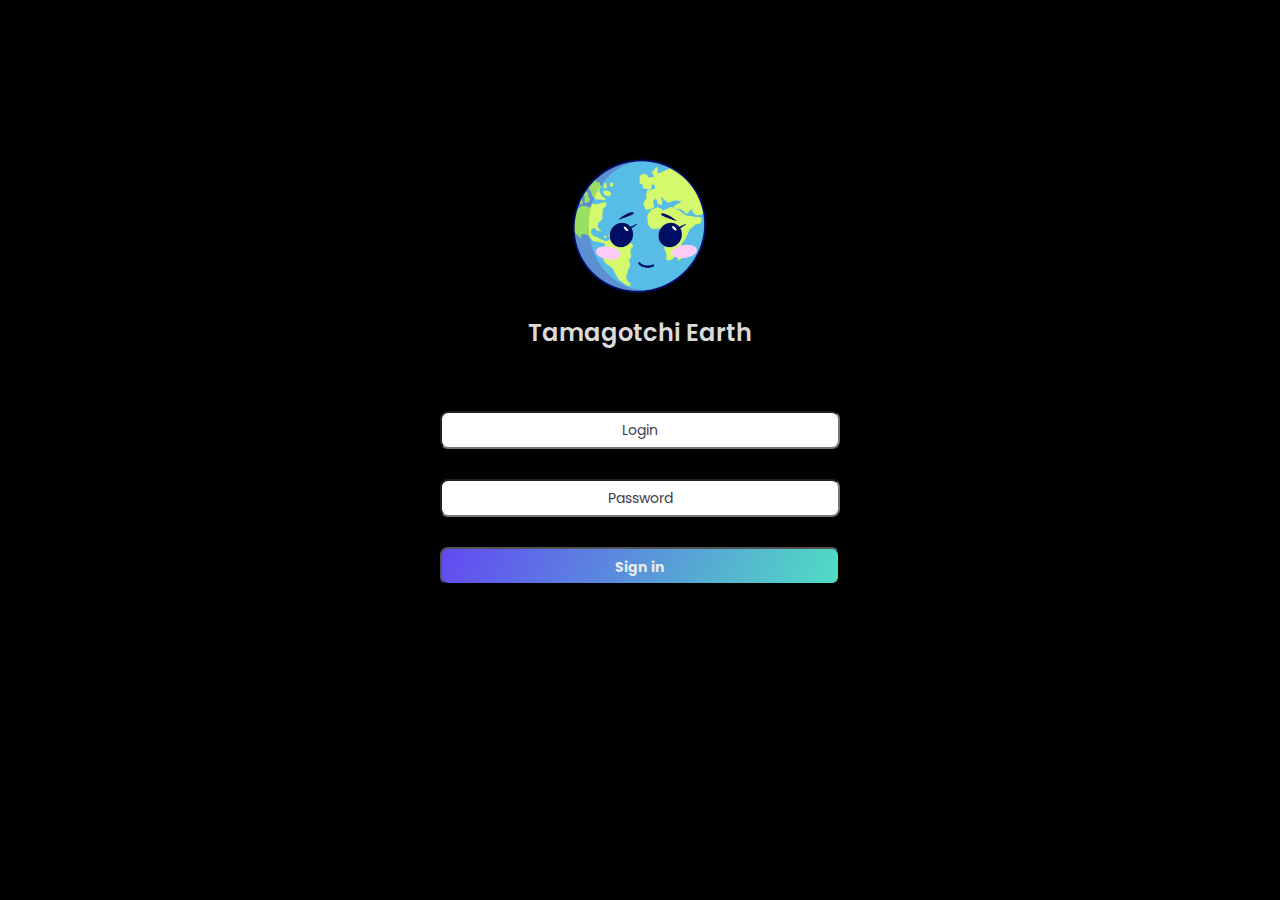
<file: auth/index.html>
<!doctype html>
<html lang="en">
<head>
    <meta charset="UTF-8">
    <meta name="viewport"
          content="width=device-width, user-scalable=no, initial-scale=1.0, maximum-scale=1.0, minimum-scale=1.0">
    <meta http-equiv="X-UA-Compatible" content="ie=edge">
    <link rel="preconnect" href="https://fonts.googleapis.com">
    <link rel="preconnect" href="https://fonts.gstatic.com" crossorigin>
    <link href="https://fonts.googleapis.com/css2?family=Poppins:wght@400;500;600;700&display=swap" rel="stylesheet">
    <link href="style.css" rel="stylesheet">
    <title>Authorization</title>
</head>
<body>
    <section class="main">
        <div class="header">
            <img class="planetka" src="img/planetka.png" alt="the earth">
            <h1 class="poppins">Tamagotchi Earth</h1>
        </div>

        <div class="inputs">
            <input class="input poppins" placeholder="Login" type="text" />
            <input class="input poppins" placeholder="Password" type="password" />
            <button class="button blue-gradient poppins">Sign in</button>
        </div>
    </section>
</body>
</html>
</file>
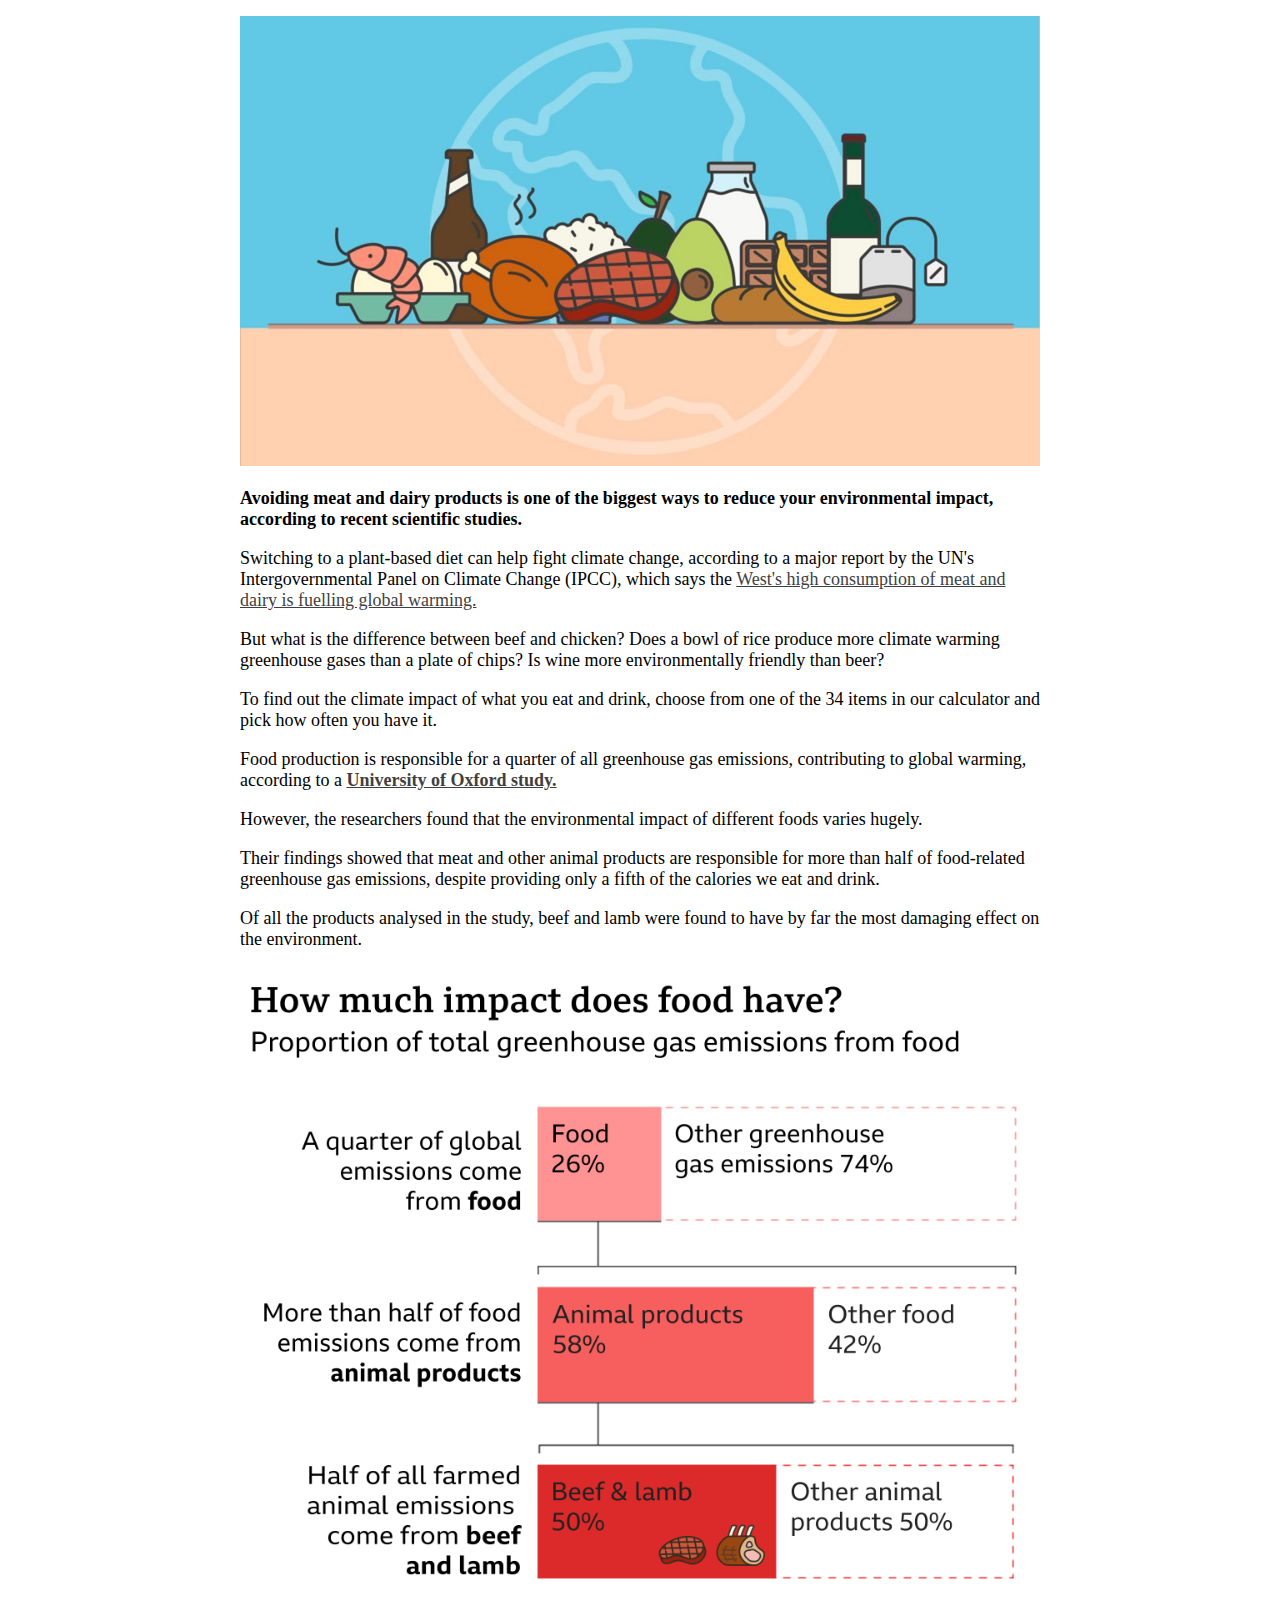
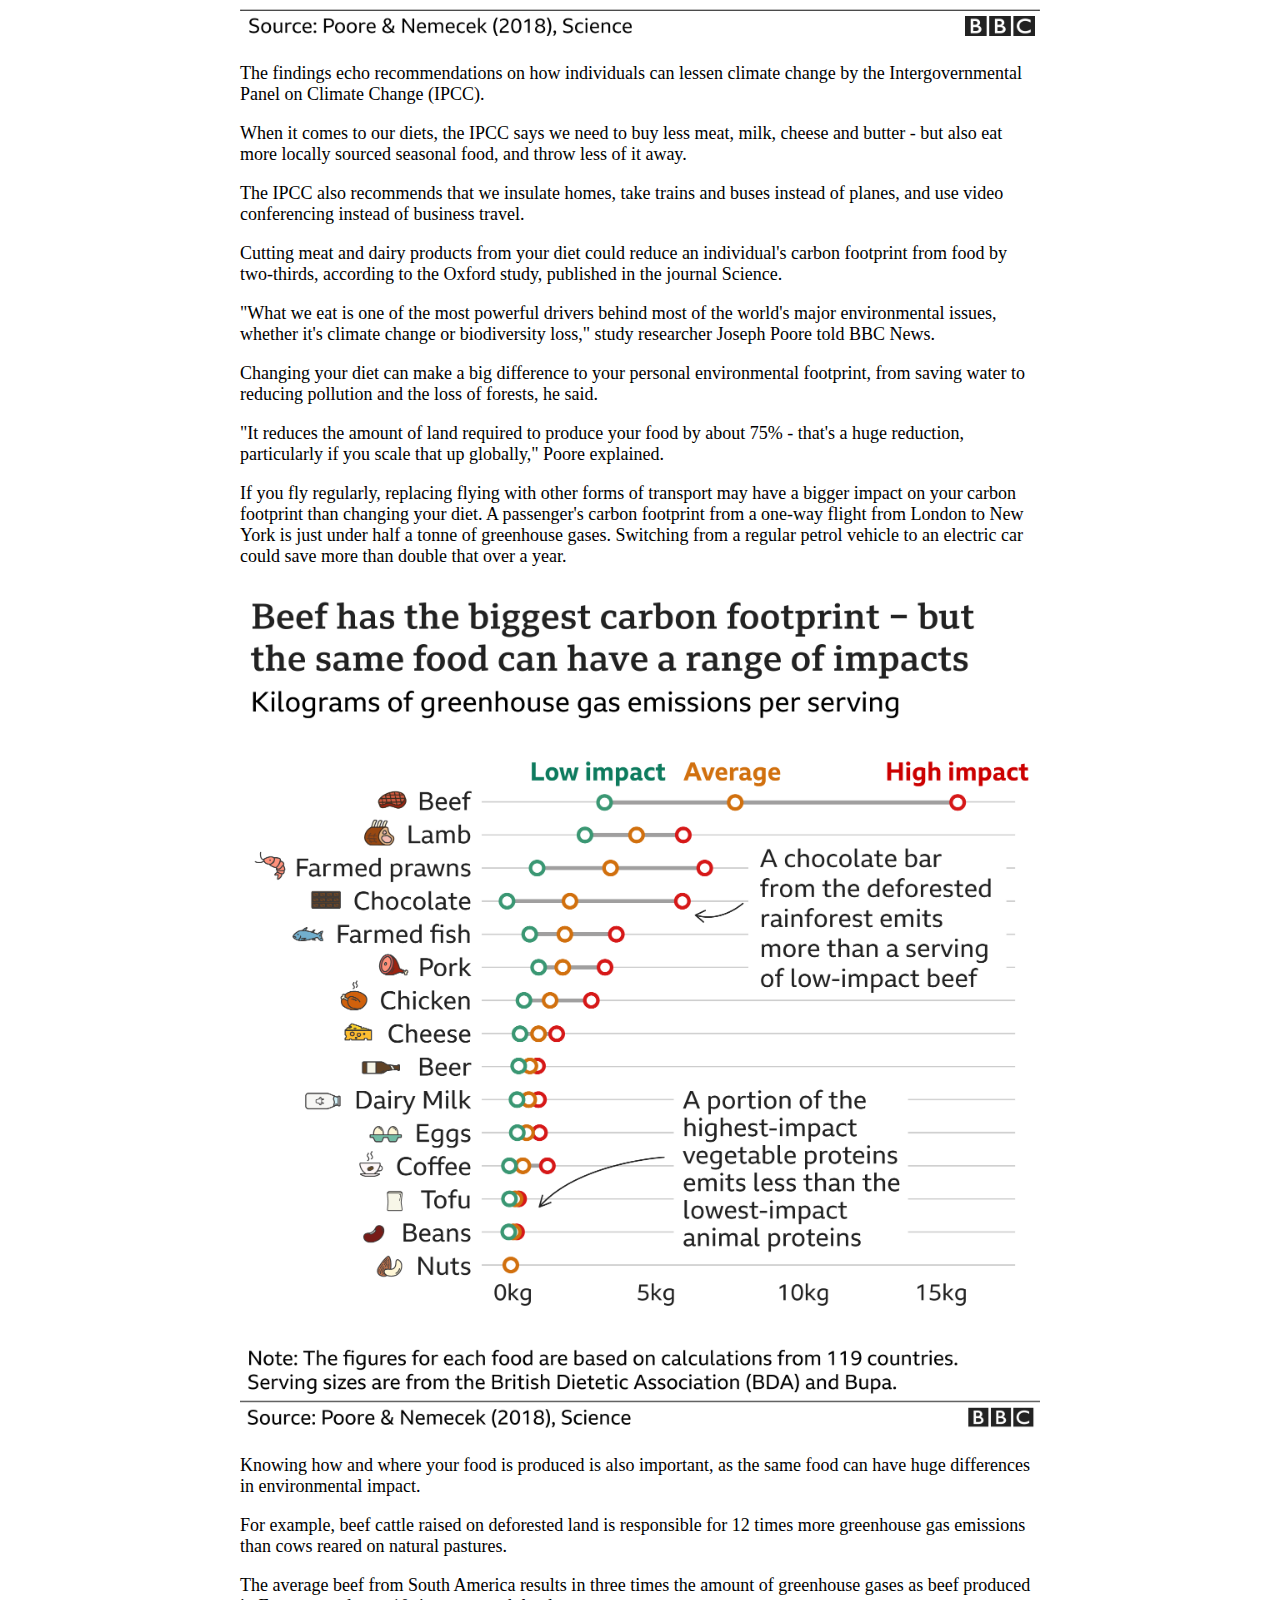
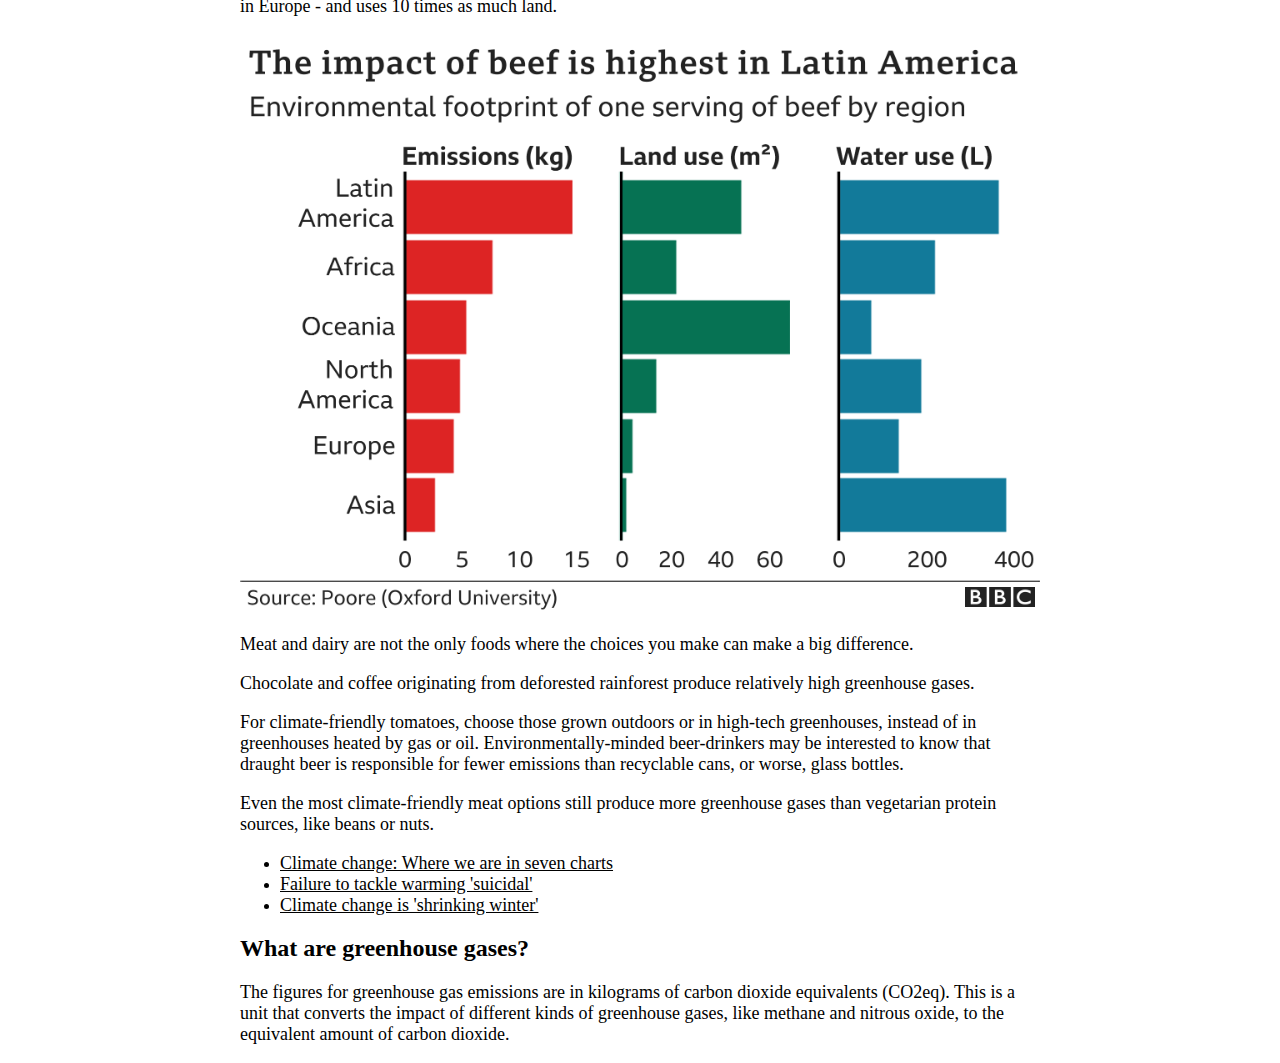
<file: bbc-copy/index.html>
<!DOCTYPE html>
<html lang="en">
<head>
    <meta charset="UTF-8">
    <meta http-equiv="X-UA-Compatible" content="IE=edge">
    <meta name="viewport" content="width=device-width, initial-scale=1.0">
    <link rel="stylesheet" href="style.css">
    <title>Tamagotchi Earth</title>
</head>
<body>
    <section class="main">
        <div>
            <img class="photo" src="./img/first.jpg" alt="header photo">
            <p class="text"><b>Avoiding meat and dairy products is one of the biggest ways to reduce your environmental impact,
                according to recent scientific studies.</b></p>
            <p class="text">Switching to a plant-based diet can help fight climate change,
                according to a major report by the UN's Intergovernmental Panel on Climate Change (IPCC),
                    which says the <a href="https://www.bbc.com/news/science-environment-49238749">
                    West's high consumption of meat and dairy is fuelling global warming.</a>
                </p>
            <p class="text">But what is the difference between beef and chicken?
                Does a bowl of rice produce more climate warming greenhouse gases than a plate of chips?
                Is wine more environmentally friendly than beer?
            </p>
            <p class="text">
                To find out the climate impact of what you eat and drink,
                choose from one of the 34 items in our calculator and pick how often you have it.
            </p>
            <p class="text">
                Food production is responsible for a quarter of all greenhouse gas emissions,
                contributing to global warming, according to a 
                <b><a href="https://ora.ox.ac.uk/objects/uuid:b0b53649-5e93-4415-bf07-6b0b1227172f">University of Oxford study.</a></b>
            </p>
            <p class="text">
                However, the researchers found that the environmental impact of different foods varies hugely.
            </p>
            <p class="text">
                Their findings showed that meat and other animal products are responsible for more than half
                of food-related greenhouse gas emissions, despite providing only a fifth of the calories we eat and drink.
            </p>
            <p class="text">
                Of all the products analysed in the study, beef and lamb were found to have by far the most damaging effect on the environment.
            </p>

            <img class="photo" src="./img/bbc_impact.png" alt="impact">
            <p class="text">
                The findings echo recommendations on how individuals can lessen climate change by the Intergovernmental Panel on Climate Change (IPCC).
            </p>
            <p class="text">
                When it comes to our diets, the IPCC says we need to buy less meat, milk, 
                cheese and butter - but also eat more locally sourced seasonal food, and throw less of it away.
            </p>

            <p class="text">
                The IPCC also recommends that we insulate homes, take trains and buses instead of planes, 
                and use video conferencing instead of business travel.
            </p>

            <p class="text">
                Cutting meat and dairy products from your diet could reduce an individual's carbon footprint from food by two-thirds, 
                according to the Oxford study, published in the journal Science.
            </p>

            <p class="text">"What we eat is one of the most powerful drivers behind most of the world's major environmental issues, 
                whether it's climate change or biodiversity loss," study researcher Joseph Poore told BBC News.
            </p>
            <p class="text">
                Changing your diet can make a big difference to your personal environmental footprint, 
                from saving water to reducing pollution and the loss of forests, he said.
            </p>
            <p class="text">
                "It reduces the amount of land required to produce your food by about 75%
                - that's a huge reduction, particularly if you scale that up globally," Poore explained.
            </p>

            <p class="text">
                If you fly regularly, replacing flying with other forms of transport may have a bigger impact on your carbon footprint than changing your diet.
                A passenger's carbon footprint from a one-way flight from London to New York is just under half a tonne of greenhouse gases. 
                Switching from a regular petrol vehicle to an electric car could save more than double that over a year.
            </p>

            <img class="photo" src="./img/each_type_impact.png" alt="each_type_impact">

            <p class="text">Knowing how and where your food is produced is also important, as the same food can have huge differences in environmental impact.</p>

            <p class="text">For example, beef cattle raised on deforested land is responsible for 12
                times more greenhouse gas emissions than cows reared on natural pastures.
            </p>

            <p class="text">The average beef from South America results in three times the amount of greenhouse gases as beef
                produced in Europe - and uses 10 times as much land.
            </p>
            <img class="photo" src="./img/countries.png" alt="coutries_impact">
            <p class="text">Meat and dairy are not the only foods where the choices you make can make a big difference.</p>
            <p class="text">Chocolate and coffee originating from deforested rainforest produce relatively high greenhouse gases.</p>
            <p class="text">
                For climate-friendly tomatoes, choose those grown outdoors or in high-tech greenhouses,
                instead of in greenhouses heated by gas or oil. Environmentally-minded beer-drinkers may be interested
                to know that draught beer is responsible for fewer emissions than recyclable cans, or worse, glass bottles.
            </p>
            <p class="text">Even the most climate-friendly meat options still produce more greenhouse gases than vegetarian protein sources, like beans or nuts.</p>
            
            <ul>
                <li>
                    <a class="text" href="https://www.bbc.co.uk/news/science-environment-46384067">
                        Climate change: Where we are in seven charts
                    </a>
                </li>
                <li>
                    <a class="text" href="https://www.bbc.co.uk/news/science-environment-46543704">
                        Failure to tackle warming 'suicidal'
                    </a>
                </li>
                <li>
                    <a class="text" href="https://www.bbc.co.uk/news/science-environment-46547064">
                        Climate change is 'shrinking winter'
                    </a>
                </li>
            </ul>
            <h2>What are greenhouse gases?</h2>
            <p class="text">
                The figures for greenhouse gas emissions are in kilograms of carbon dioxide equivalents (CO2eq).
                This is a unit that converts the impact of different kinds of greenhouse gases, like methane and nitrous oxide, 
                to the equivalent amount of carbon dioxide.
            </p>
        </div>
    </section>
</body>
</html>
</file>
<file: auth/style.css>
* {
    margin: 0;
    padding: 0;
}

body {
    background-color: #000;
    width: 100vw;
    height: 100vh;
}

h1 {
    font-weight: 600;
    font-size: 24px;
    color: #DADADA;
}

.poppins {
    font-family: 'Poppins', sans-serif;
    line-height: 36px;
}

.main {
    margin-left: auto;
    margin-right: auto;
    max-width: 600px;
    border: 1px solid black;
    padding: 0 min(25vw, 50px) min(25vw, 50px);
}

.header {
    margin-top: 150px;
    text-align: center;
    margin-bottom: 60px;
}

@media (max-height: 690px) {
    .header {
        margin-top: 75px;
    }

    .main {
        padding: 0 min(25vw, 30px) min(25vw, 30px);
    }
}

.planetka {
    width: 150px;
    height: 150px;
    margin-bottom: 10px;
}


.inputs {
    width: fit-content;
    margin-left: auto;
    margin-right: auto;
    display: flex;
    flex-direction: column;
}

.inputs > * {
    width: min(75vw, 400px);
    height: 38px;
    border-radius: 8px;
    margin-bottom: 30px;
    box-sizing: border-box;
    font-size: 14px;
}

.input {
    text-align: center;
}

.input::placeholder {
    font-weight: 400;
    color: #3F3C4E;
}

.button {
    font-weight: 700;
    color: #E6EAEE;
}

.blue-gradient {
    background: linear-gradient(114.44deg, #624AF2 0%, #50DDC3 100%);
}
</file>
<file: bbc-copy/style.css>
body {
    margin: 0;
    padding: 0;
    
}

.photo {
    max-width:100%;
}

.main {
    margin-left: auto;
    margin-right: auto; 
    padding: 16px 16px 0 16px;
    max-width: 800px;
}

a {
    color: #3F3F42;
}

.text {
    font-size: large;
    color: #000;
}
</file>
